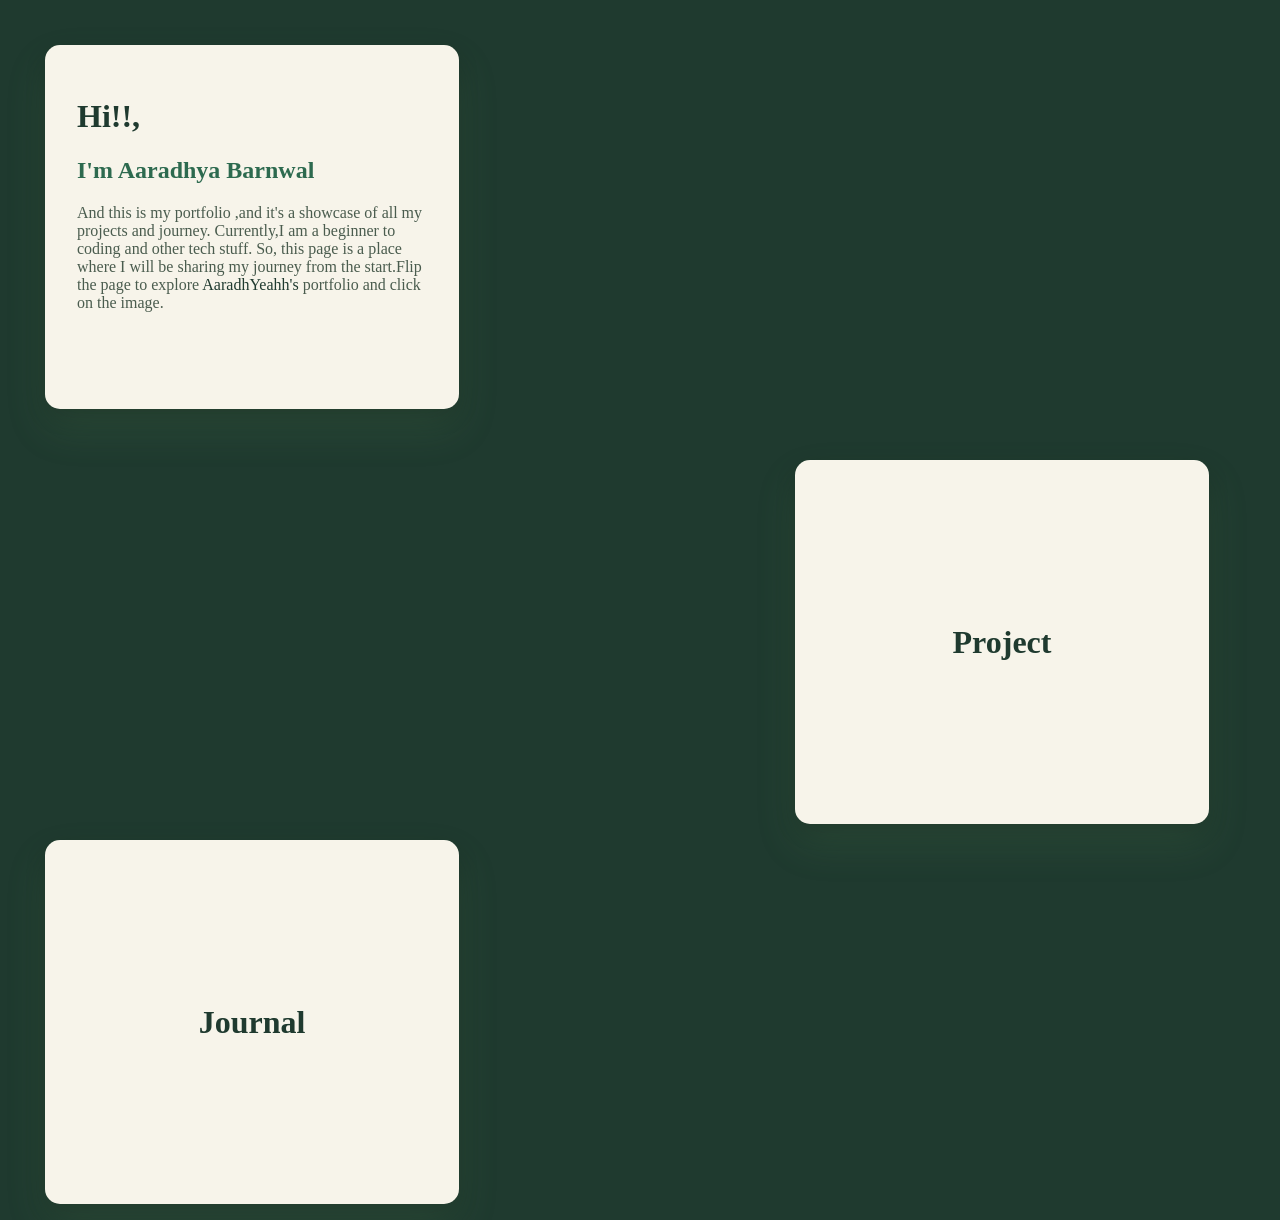
<file: index.html>
<!DOCTYPE html>
<html lang="en">
<head>
    <link rel="stylesheet" href="style.css">
    <meta charset="UTF-8">
    <meta name="viewport" content="width=device-width, initial-scale=1.0">
    <title>Portfolio</title>
</head>
<body>


    <div class="cards">
         <div class="head-card">
    <div class="card-inner">

        <div class="front-card">
            <h1 class="hi">Hi!!,</h1>
            <h2>I'm Aaradhya <span class="spann">Barnwal</span></h2>

        <p>
            And this is my portfolio ,and it's a showcase of all my projects and journey. 
            Currently,I am a beginner to coding and other tech stuff. So, this page is a 
            place where I will be sharing my journey from the start.Flip the page to explore 
            <span class="aa">AaradhYeahh's</span> portfolio and click on the image.
        </p>

        </div>

        <div class="ptanhi">
            <img src="assets/clover.png" alt="" class="green">
        </div>

    </div>
</div>


   <div class="nd-card">
    <div class="crd-inner">

        <div class="fr-card">
            
            <h1>Project</h1>

        </div>

        <div class="patanhi">
         <img src="assets/star.png" alt="" class="star">

        </div>

    </div>
</div>

    <div class="head-card">
    <div class="card-inner">

        <div class="fr-card">
            <h1>Journal</h1>
        </div>

        <div class="patanhi">
            <img src="assets/s-removebg-preview.png" alt="" class="st">
        </div>

    </div>
</div>

 </div>

    <script src="script.js"></script>
</body>
</html>
</file>
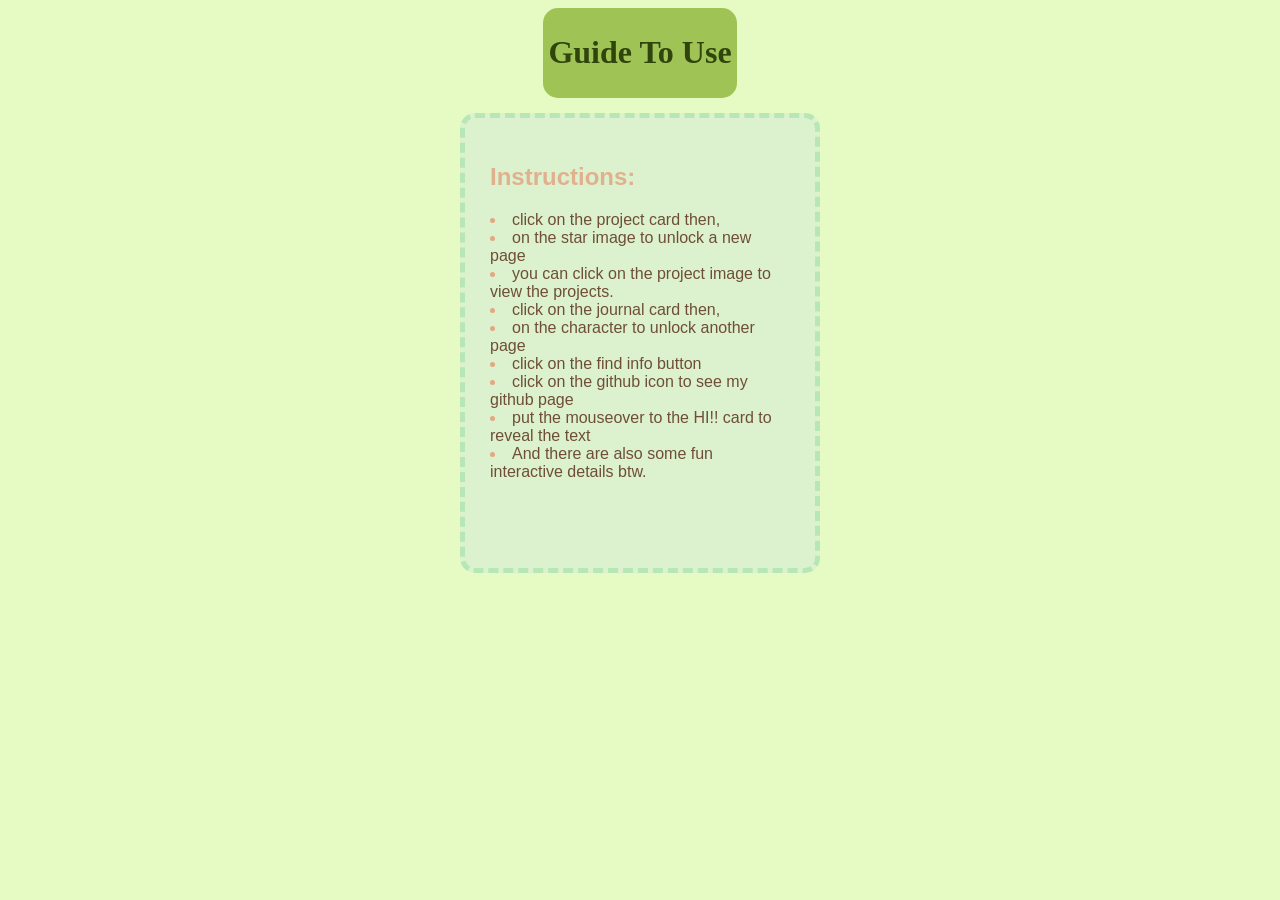
<file: guide.html>
<!DOCTYPE html>
<html lang="en">
<head>
    <meta charset="UTF-8">
    <meta name="viewport" content="width=device-width, initial-scale=1.0">
    <title>Document</title>
    <link rel="stylesheet" href="guide.css">
</head>
<body>
     <header>
        <h1>Guide To Use</h1>
     </header>
     <div class="inst">
        <h2>Instructions:</h2>
        <li>click on the project card then,</li>
        <li>on the star image to unlock a new page</li>
        <li>you can click on the project image to view the projects.</li>
        <li>click on the journal card then,</li>
        <li>on the character to unlock another page</li>
        <li>click on the find info button</li>
        <li>click on the github icon to see my github page</li>
        <li>put the mouseover to the HI!! card to reveal the text</li>
        <li>And there are also some fun interactive details btw.</li>
     </div>
</body>
</html>
</file>
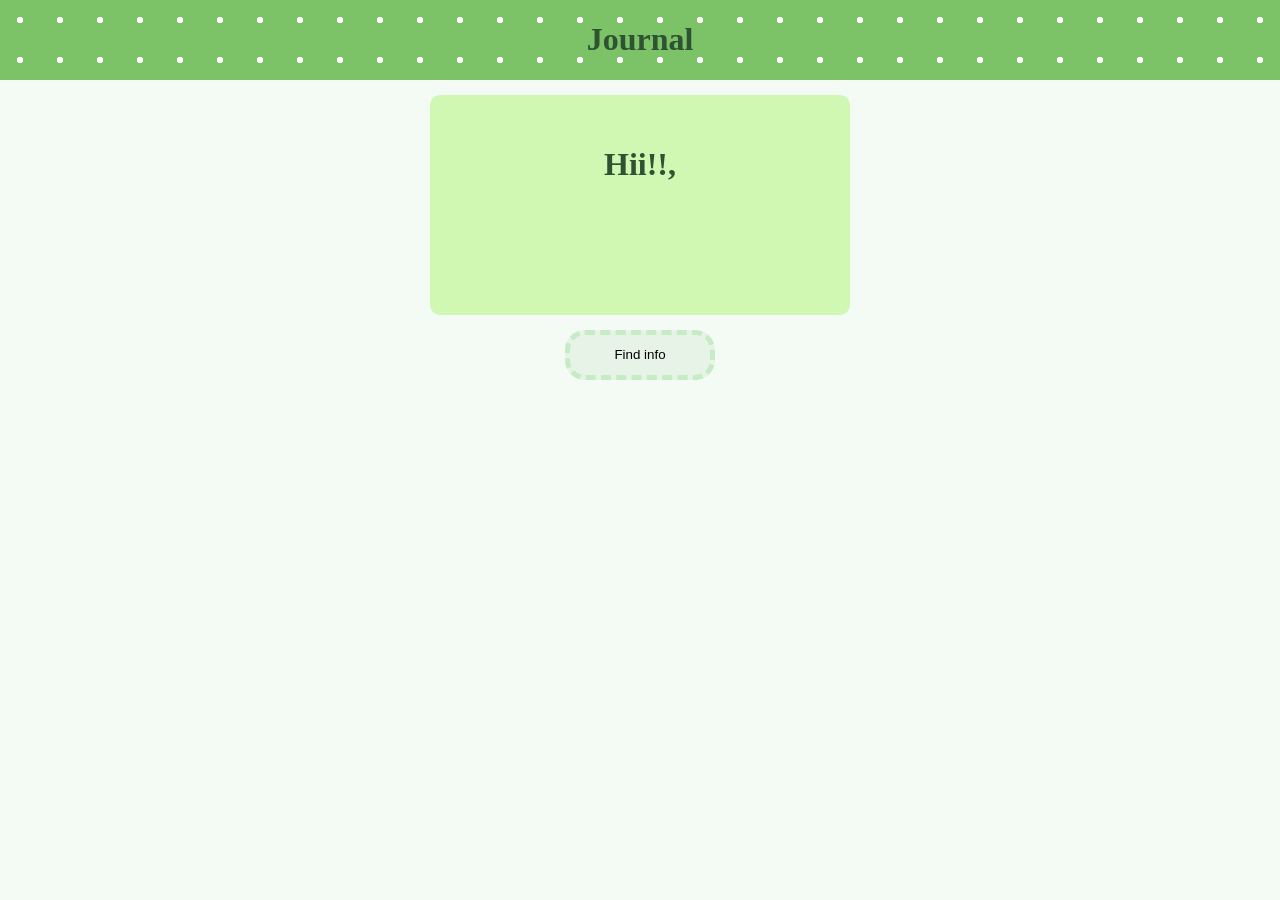
<file: journal.html>
<!DOCTYPE html>
<html lang="en">
<head>
    <meta charset="UTF-8">
    <meta name="viewport" content="width=device-width, initial-scale=1.0">
    <title>Journal</title>
    <link rel="stylesheet" href="journal.css">
</head>
<body>

    <header>
    <h1 class="h">Journal</h1>
    </header>
    
    <div class="circles">
        <a href="https://github.com/AaradhyaBarnwal">
        <div class="circle">
            <img src="assets/github-removebg-preview.png" alt="">
        </div>
        </a>
    </div>

    <div class="o">
    
    <div class="j">
        <h1>Hii!!,</h1>
       <p id="text">
    </p> 
    </div>
    <button class="button">Find info</button>
    </div>

    

    
    <script src="journal.js"></script>
</body>
</html>
</file>
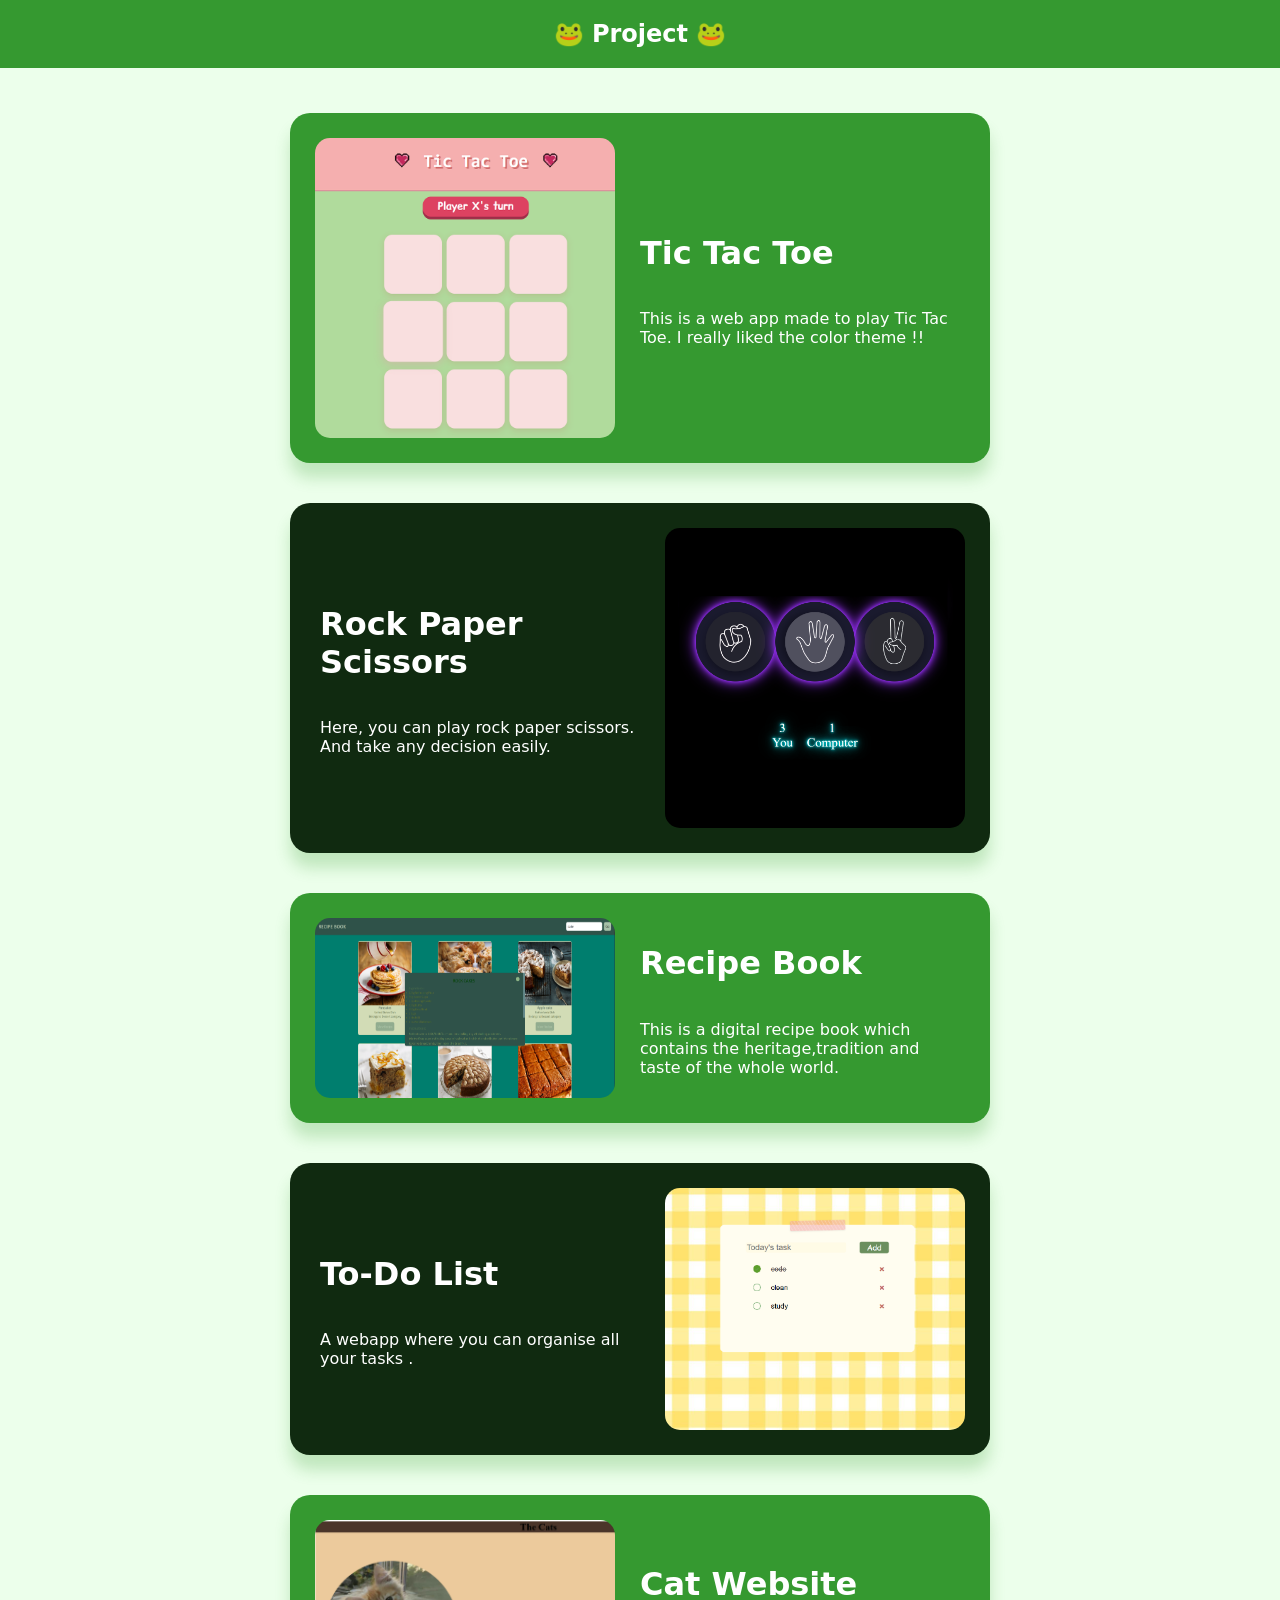
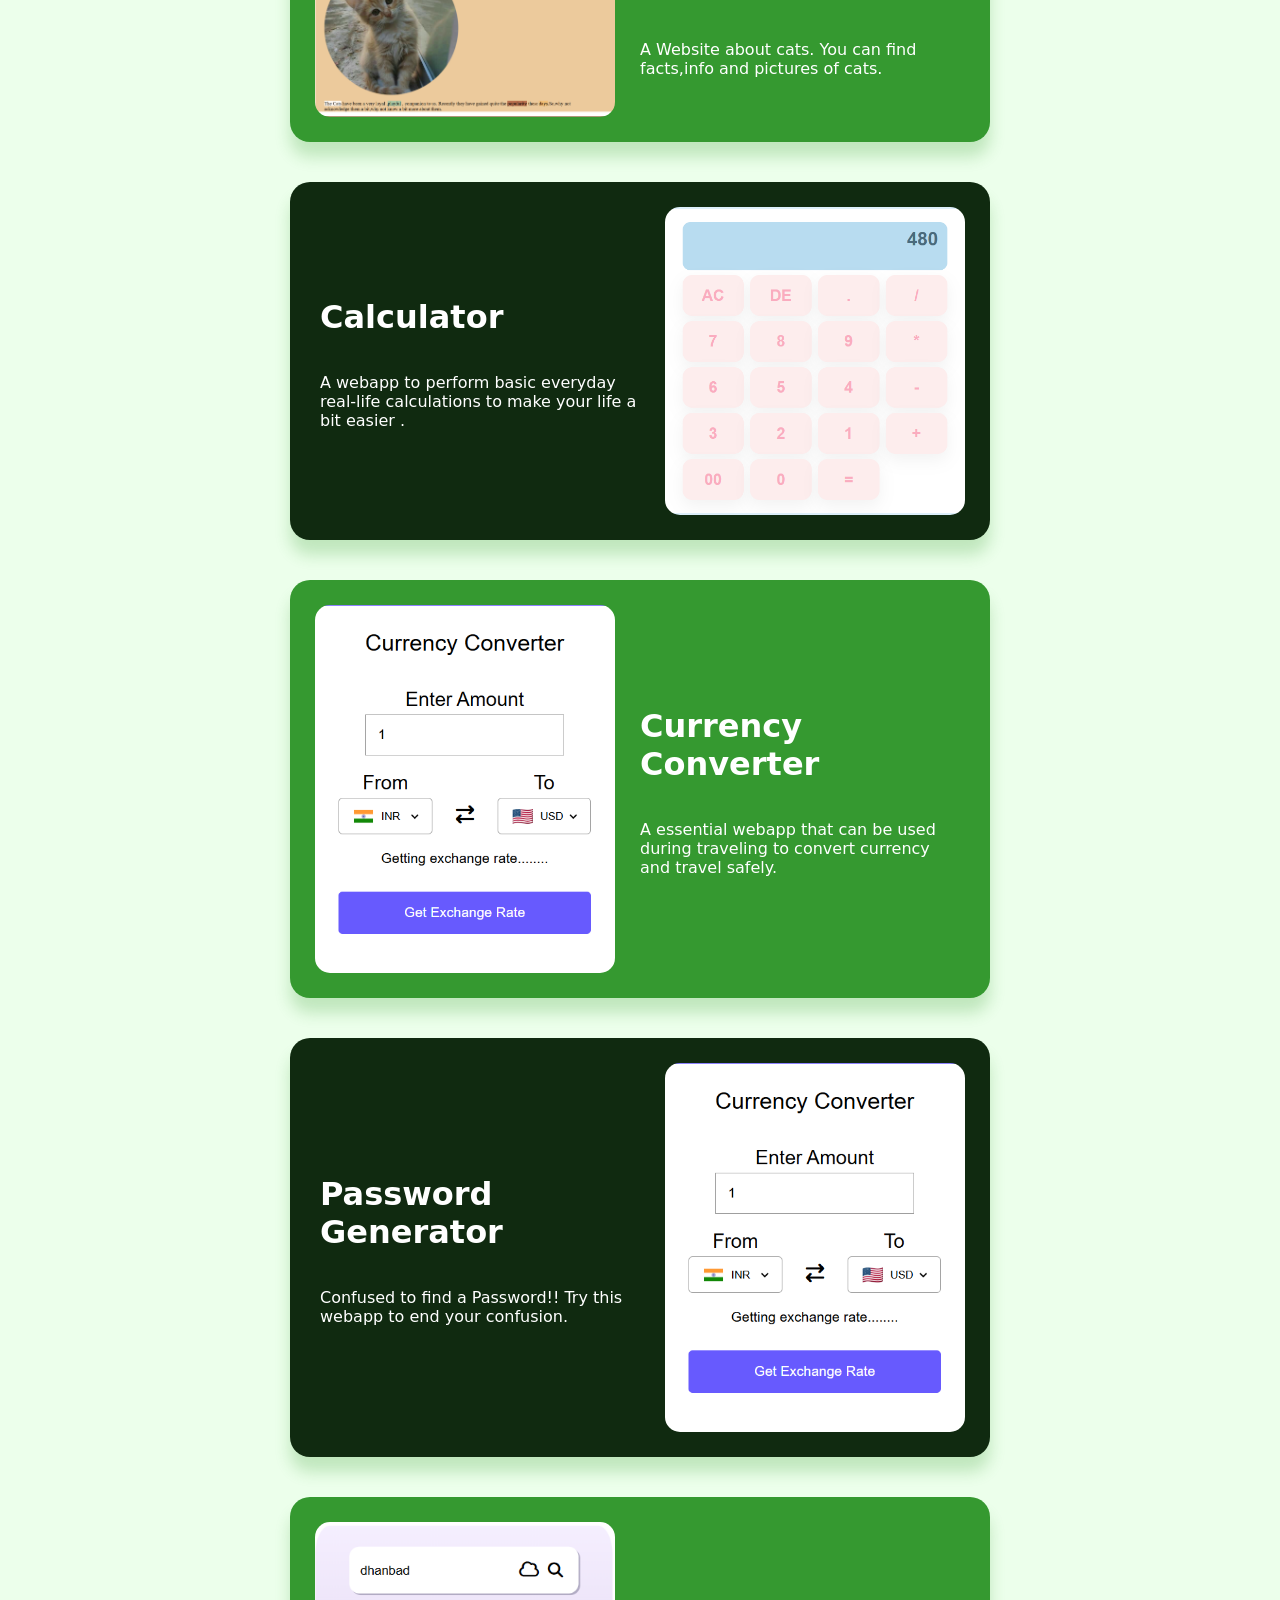
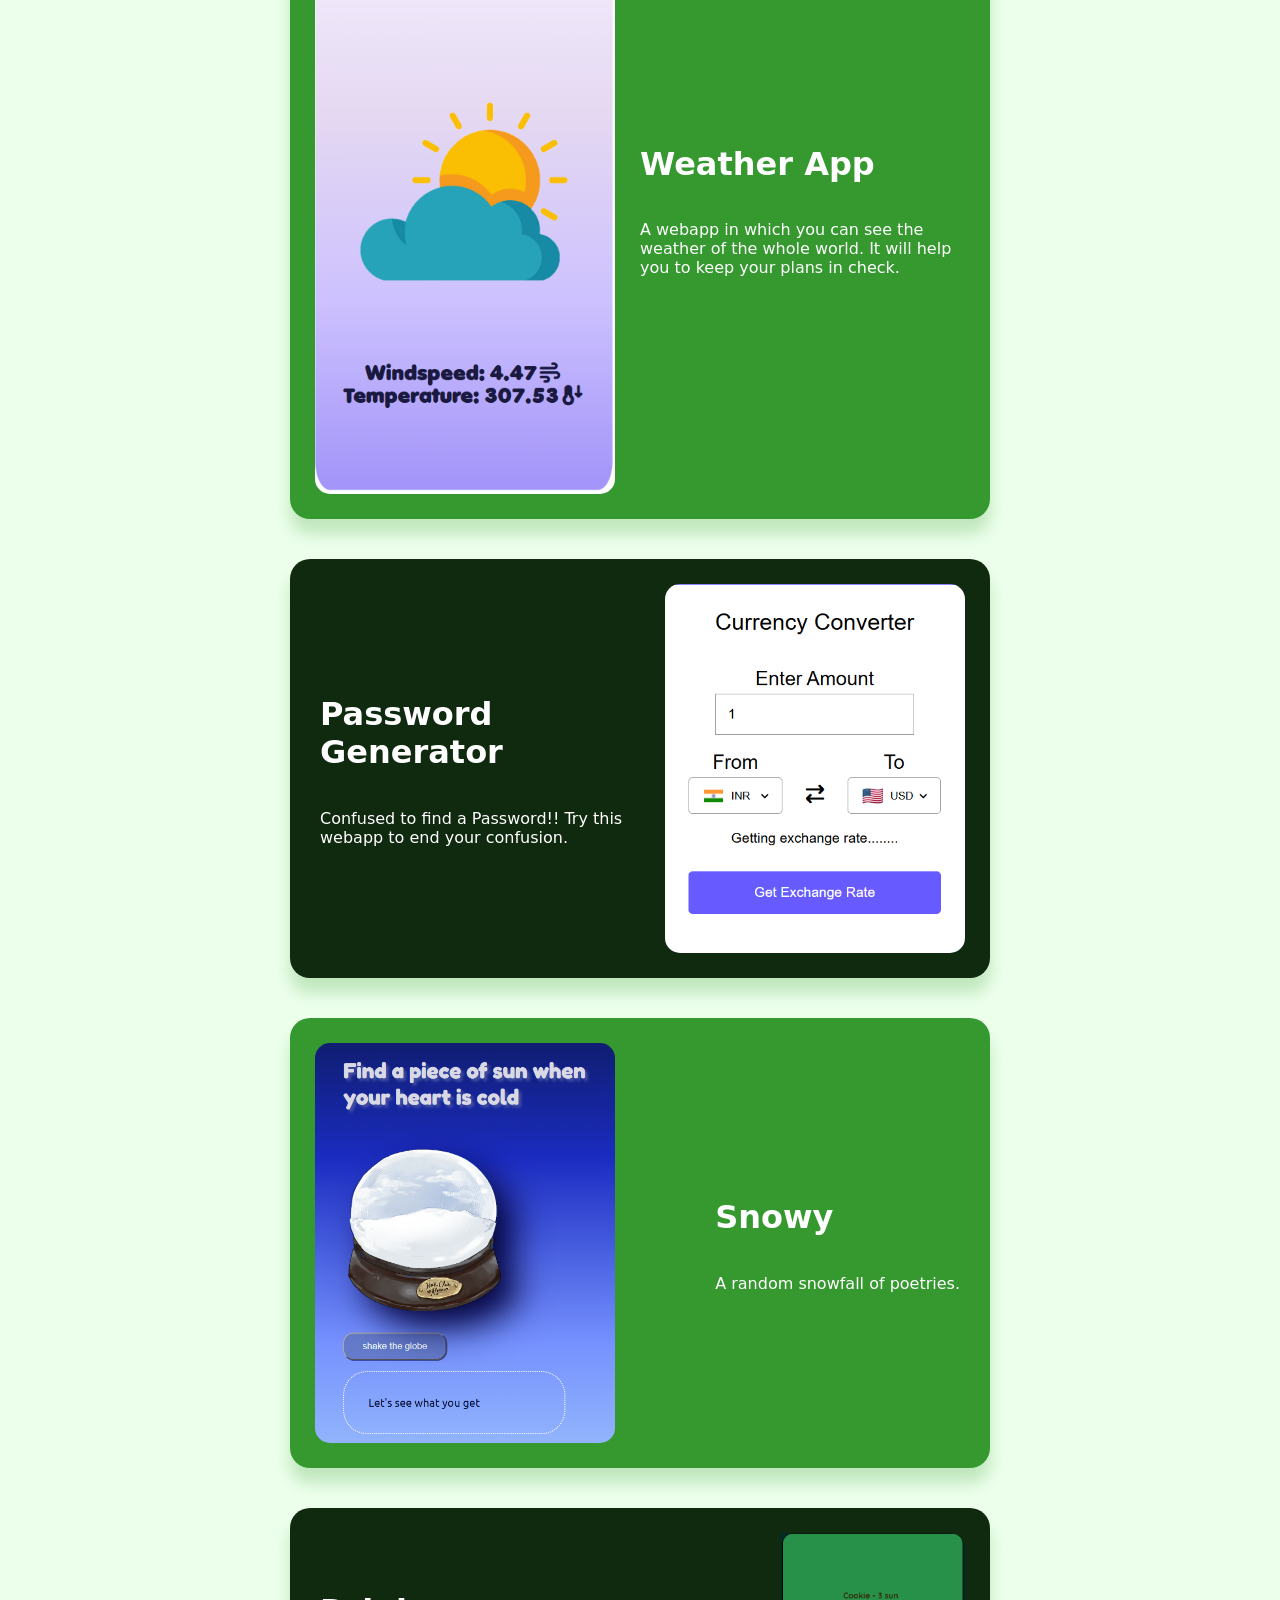
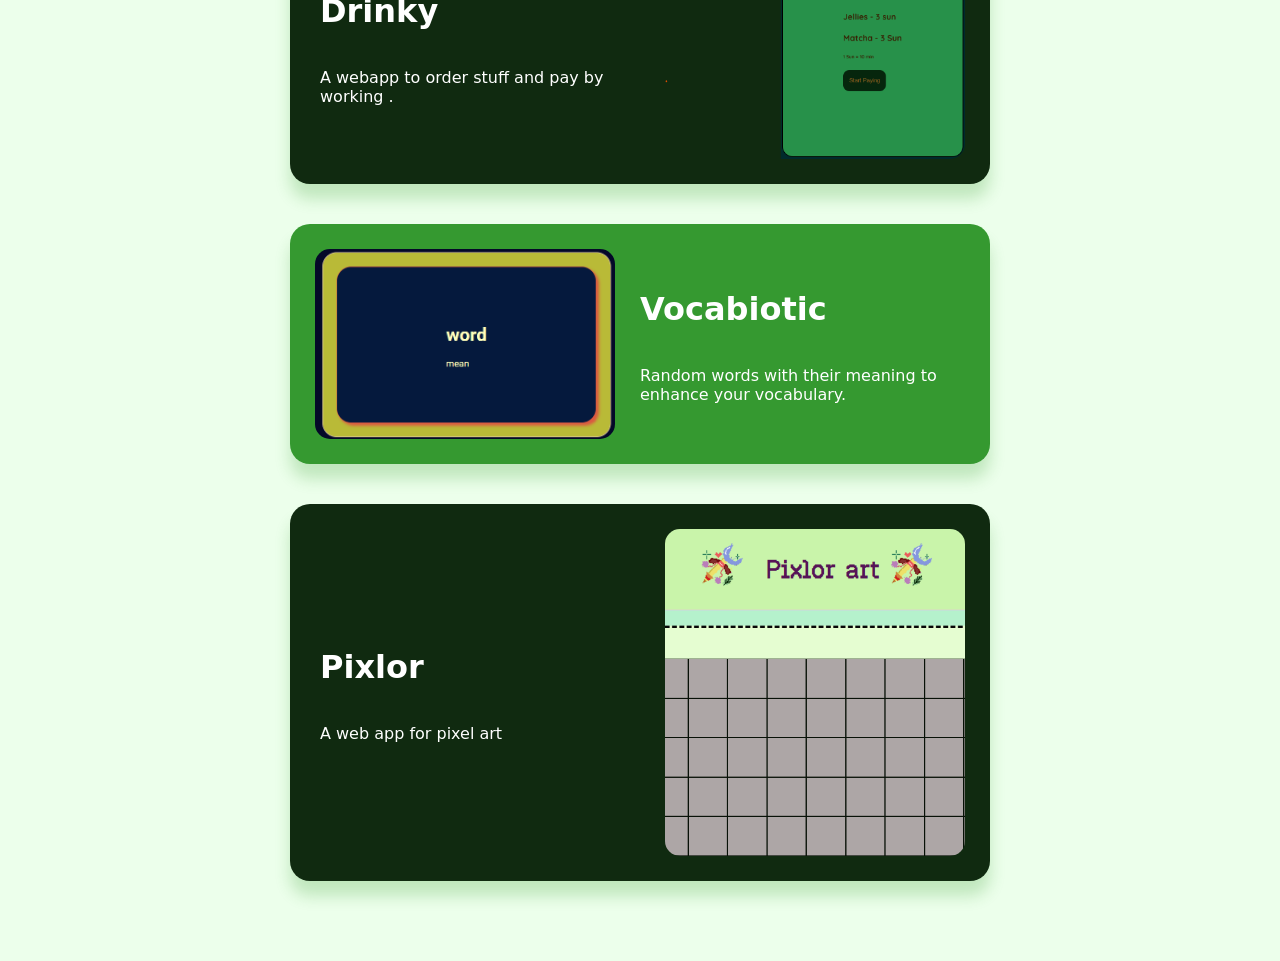
<file: project.html>
<!doctype html>
<html lang="en">
  <head>
    <meta charset="UTF-8" />
    <meta name="viewport" content="width=device-width, initial-scale=1.0" />
    <title>Projects</title>
    <link rel="preconnect" href="https://fonts.googleapis.com" />
    <link rel="preconnect" href="https://fonts.gstatic.com" crossorigin />
    <link rel="preconnect" href="https://fonts.googleapis.com" />
    <link rel="preconnect" href="https://fonts.gstatic.com" crossorigin />
    <link
      href="https://fonts.googleapis.com/css2?family=Bitcount+Single:wght@100..900&family=Chewy&family=Comic+Relief:wght@400;700&family=Fredoka:wght@300..700&family=Inter:ital,opsz,wght@0,14..32,100..900;1,14..32,100..900&family=Libre+Franklin:ital,wght@0,100..900;1,100..900&family=Roboto:ital,wght@0,100..900;1,100..900&family=Rokkitt:ital,wght@0,100..900;1,100..900&family=Sour+Gummy:ital,wght@0,100..900;1,100..900&family=Titillium+Web:ital,wght@0,200;0,300;0,400;0,600;0,700;0,900;1,200;1,300;1,400;1,600;1,700&family=Ubuntu:ital,wght@0,300;0,400;0,500;0,700;1,300;1,400;1,500;1,700&display=swap"
      rel="stylesheet"
    />
    <link rel="stylesheet" href="project.css" />
  </head>
  <body>
    <section class="header">
      <h1 class="bu">🐸 Project 🐸</h1>
    </section>
    <div class="projects-list">
      
      <a href="https://aaradhyabarnwal.github.io/Tic-Tac-Toe/">
        <div class="pCard ttt">
          <img src="assets/tictactoe.png" alt="" />
          <div class="pD">
            <h1>Tic Tac Toe</h1>
            <p>
              This is a web app made to play Tic Tac Toe. I really liked the
              color theme !!
            </p>
          </div>
        </div>
      </a>



      <a href="https://aaradhyabarnwal.github.io/stone-paper-scissors/">
        <div class="pCard rps">
          <div class="pD">
            <h1>Rock Paper Scissors</h1>
            <p>
              Here, you can play rock paper scissors. And take any decision
              easily.
            </p>
          </div>
          <img src="assets/rps.png" alt="" />
        </div>
      </a>

     <a href="https://aaradhyabarnwal.github.io/Recipe-Book/">
        <div class="pCard ttt">
          <img src="assets/Screenshot3.png" alt="" />
          <div class="pD">
            <h1>Recipe Book</h1>
            <p>
              This is a digital recipe book which contains the heritage,tradition and taste of the whole world. 
            </p>
          </div>
        </div>
      </a>

      <a href="https://github.com/AaradhyaBarnwal/To-do-List">
        <div class="pCard rps">
          <div class="pD">
            <h1>To-Do List</h1>
            <p>
              A webapp where you can organise all your tasks . 
            </p>
          </div>
          <img src="assets/Screenshot4.png" alt="" />
        </div>
      </a>

      <a href="https://aaradhyabarnwal.github.io/The-cats/">
        <div class="pCard ttt">
          <img src="assets/Screenshot5.png" alt="" />
          <div class="pD">
            <h1>Cat Website</h1>
            <p>
              A Website about cats. You can find facts,info and pictures of cats.
            </p>
          </div>
        </div>
      </a>
      
      <a href="https://aaradhyabarnwal.github.io/Calculator/">
        <div class="pCard rps">
          <div class="pD">
            <h1>Calculator</h1>
            <p>
              A webapp to perform basic everyday real-life calculations to make your life a bit easier .
            </p>
          </div>
          <img src="assets/Screenshot7.png" alt="" />
        </div>
      </a>

       <a href="https://github.com/AaradhyaBarnwal/Currency--Converter">
        <div class="pCard ttt">
          <img src="assets/Screenshot12.png" alt="" />
          <div class="pD">
            <h1>Currency Converter</h1>
            <p>
              A essential webapp that can be used during traveling to convert currency and travel safely.
            </p>
          </div>
        </div>
      </a> 

      <a href="https://aaradhyabarnwal.github.io/Password-generator/">
        <div class="pCard rps">
          <div class="pD">
            <h1>Password Generator</h1>
            <p>
              Confused to find a Password!! Try this webapp to end your confusion.
            </p>
          </div>
          <img src="assets/Screenshot12.png" alt="" />
        </div>
      </a>

      <a href="https://aaradhyabarnwal.github.io/Weather-App/">
        <div class="pCard ttt">
          <img src="assets/Screenshot8.png" alt="" />
          <div class="pD">
            <h1>Weather App</h1>
            <p>
              A webapp in which you can see the weather of the whole world. It will help
              you to keep your plans in check.
            </p>
          </div>
        </div>
      </a> 

      <a href="https://aaradhyabarnwal.github.io/Password-generator/">
        <div class="pCard rps">
          <div class="pD">
            <h1>Password Generator</h1>
            <p>
              Confused to find a Password!! Try this webapp to end your confusion.
            </p>
          </div>
          <img src="assets/Screenshot12.png" alt="" />
        </div>
      </a>

      <a href="https://aaradhyabarnwal.github.io/Snowy/">
        <div class="pCard ttt">
          <img src="assets/Snowy.png" alt="" />
          <div class="pD">
            <h1>Snowy</h1>
            <p>
              A random snowfall of poetries.
            </p>
          </div>
        </div>
      </a> 

      <a href="https://aaradhyabarnwal.github.io/Drinky/">
        <div class="pCard rps">
          <div class="pD">
            <h1>Drinky</h1>
            <p>
              A webapp to order stuff and pay by working .
            </p>
          </div>
          <img src="assets/drinky1.png" alt="" />
        </div>
      </a>

       <a href="https://aaradhyabarnwal.github.io/Vocabiotic/">
        <div class="pCard ttt">
          <img src="assets/vocab.png" alt="" />
          <div class="pD">
            <h1>Vocabiotic</h1>
            <p>
              Random words with their meaning to enhance your vocabulary.
            </p>
          </div>
        </div>
      </a> 

      <a href="https://aaradhyabarnwal.github.io/Pixel-art-Pad/">
        <div class="pCard rps">
          <div class="pD">
            <h1>Pixlor</h1>
            <p>
              A web app for pixel art
            </p>
          </div>
          <img src="assets/pixel.png" alt="" />
        </div>
      </a>

    </div>

  </body>
</html>
</file>
<file: style.css>
body{
    background-color: #1F3A2F;
    margin: 15px;
    padding: 15px;
}

.front-card{
    position: absolute;
    max-height: 90vh;
    background-color: #F7F4EA;
    padding: 2rem;
    border: none;
    color: #1F3A2F;
    font-family: cursive;
    border-radius: 15px;
    box-shadow:
        0 8px 20px rgba(0,0,0,0.15),
        0 20px 40px rgba(107,163,104,0.15);
    transform: rotateY(0deg);
    backface-visibility: hidden;
    width: 100%;
    height: 100%;
    top: 0;
    left: 0;
    margin-bottom: 30px;
}

.head-card{
    perspective: 1000px;
    width: 350px;
    height: 300px;
    margin-bottom: 35px;
}

.card-inner{
    transition: transform 0.8s ease-in-out;
    transform-style: preserve-3d;
    position: relative;
    width: 100%;
    height: 100%;
}

.head-card:hover{
    box-shadow:
        0 12px 25px rgba(0,0,0,0.2),
        0 25px 50px rgba(107,163,104,0.2);
}
   
p{
    color: #4A5C4E;
}

h2{
    color: #2D6A4F;
}

.click-me{
    background-color: #6BA368;
    color: white;
    padding: 3px;
    border-radius: 5px;
    border: none;
    font-family: cursive;
    height: 35px;
    width: 70px;
    font-size: medium;
}

.click-me:hover{
    background-color: #5A8E57;
}

.click-me:active{
    animation: big 0.2s ease;
}

.spann{
    display: inline-block;
}

.spann:hover{
    animation: span 5s ;
}

@keyframes span{
    0%{
        transform: rotate(0deg);
    }
    15%{
        transform: rotate(90deg);
    }
    30%{
        transform: rotate(120deg);
    }
}

@keyframes big{
    from{
        transform: scale(1);
    }
    to{
        transform: scale(1.2);
    }
}

.green{
    border-radius: 15px;
    height: 200px;
    width: 150px;
}

.ptanhi{
    display: flex;
    align-items: center;
    justify-content: center;
    background-color: #F7F4EA;
    max-height: 90vh;
    transition: transform 0.8s ease-in-out;
    transform: rotateY(180deg);
    border-radius: 25px;
    transform: rotateY(180deg);
    backface-visibility: hidden;
    width: 100%;
    height: 100%;
    position: absolute;
}

.head-card:hover .card-inner{
    transform: rotateY(180deg);
}

.fr-card{
    justify-content: center;
    align-items: center;
    display: flex;
    position: absolute;
    max-height: 90vh;
    background-color: #F7F4EA;
    padding: 2rem;
    border: none;
    color: #1F3A2F;
    font-family: cursive;
    border-radius: 15px;
    box-shadow:
        0 8px 20px rgba(0,0,0,0.15),
        0 20px 40px rgba(107,163,104,0.15);
    transform: rotateY(0deg);
    backface-visibility: hidden;
    width: 100%;
    height: 100%;
    top: 0;
    left: 0;
}

.nd-card{
    perspective: 1000px;
    width: 350px;
    height: 300px;
    margin-left: 750px;
}

.nd-card:hover .crd-inner{
    transform: rotateY(180deg);
}

.patanhi{
    display: flex;
    align-items: center;
    justify-content: center;
    background-color: #F7F4EA;
    max-height: 90vh;
    transition: transform 0.8s ease-in-out;
    transform: rotateY(180deg);
    border-radius: 25px;
    transform: rotateY(180deg);
    backface-visibility: hidden;
    width: 100%;
    height: 100%;
    position: absolute;

}

.crd-inner{
    transition: transform 0.8s ease-in-out;
    transform-style: preserve-3d;
    position: relative;
    width: 100%;
    height: 100%;
}

.cards{
    padding: 15px;
    display: flex;
    flex-direction: column;
    gap: 80px;
}

.st{
    border-radius: 15px;
    height: 350px;
    width: 300px;   
}

.aa{
    color: #1F3A2F;
}
</file>
<file: guide.css>
body{
    background-color: #e6fbc3;
    display: flex;
    flex-direction: column;
}

header{
    align-self: center;
    justify-self: center;
    background-color: #a0c356;
    color: #2f450c;
    font-family: cursive;
    padding: 5px;
    border-radius: 15px;
}

header:hover{
    text-shadow: 10px 10px 10px #99bd60;
}

.inst{
    background-color:  #d3e7d97d;
    border-radius: 15px;
    padding: 25px;
    height: 400px;
    width: 300px;
    align-self: center;
    justify-content: center;
    border: 5px dashed rgba(157, 225, 165, 0.585);
    margin: 15px;
}

.inst li{
    color: #6F4E37;
    font-family: 'Segoe UI', Tahoma, Geneva, Verdana, sans-serif;
}

.inst h2{
    color: #e1b18f;
    font-family: 'Lucida Sans', 'Lucida Sans Regular', 'Lucida Grande', 'Lucida Sans Unicode', Geneva, Verdana, sans-serif;
}

li::marker{
    color: #e3a782;
}
</file>
<file: journal.css>
body{
    background-color: #F4FBF4;
    margin: 0;
   
}


h1{
    color: #2F5233;
    font-family: cursive;
}

header{
    background-color: #7bc366;
    display: flex;
    justify-content: center;
    align-items: center;
     background-image: radial-gradient(
        white 3px,
        transparent 3px
    );
    background-size: 40px 40px;
    background-position: 0 0 ,25px 25px;
}


.o{
    display: grid;
    justify-content: center;
    align-items: center;
}

.j{
    width: 400px;
    height: 200px;
    background-color: #d0f8b3;
    border-radius: 10px;
    display: grid;
    justify-content: space-evenly;
    align-items: center;
    flex-direction: column;
    gap: 10px;
    margin: 15px;
    padding: 10px;
}



.j h1{
    color: #2F5233;
    align-self: center;
    justify-self: center;
}
    
.j p{
    font-family: 'Courier New', Courier, monospace;
}

button{
    align-self: baseline;
    justify-self: center;
    border: 5px dashed rgb(197, 236, 197);
    background-color: rgb(231, 243, 231);
    width: 150px;
    height: 50px;
    border-radius: 20px;
}

.l{
    animation: shake 5s  linear;
}

@keyframes shake {
  0% { transform: translate(1px, 1px) rotate(0deg); }
  10% { transform: translate(-1px, -2px) rotate(-1deg); }
  20% { transform: translate(-3px, 0px) rotate(1deg); }
  30% { transform: translate(3px, 2px) rotate(0deg); }
  40% { transform: translate(1px, -1px) rotate(1deg); }
  50% { transform: translate(-1px, 2px) rotate(-1deg); }
  60% { transform: translate(-3px, 1px) rotate(0deg); }
  70% { transform: translate(3px, 1px) rotate(-1deg); }
  80% { transform: translate(-1px, -1px) rotate(1deg); }
  90% { transform: translate(1px, 2px) rotate(0deg); }
  100% { transform: translate(1px, -2px) rotate(-1deg); }
}

.circle{
    border-radius: 50%;
    width: 150px;
    height: 150px;
    justify-content: center;
    align-items: center;
}

.circles{
    display: none;
    justify-content: center;
    align-items: center;
    gap: 20px;
    margin: 10px;
}

.m{
    animation: move 5s linear;
}

@keyframes move {
    from { transform: translateY(0); }
    to { transform: translateY(500px); }
}

img{
    width: 150px;
    align-self: center;
    justify-self: center;
}
</file>
<file: project.css>
*, *::before, *::after {
  box-sizing: border-box;
}
body{
    margin: 0;
    background-color: rgb(236 255 235);
  font-family: "Chewy", system-ui;
  color: rgb(255, 255, 255);
  padding-bottom: 60px;
}

.header{
    margin-bottom: 25px;
    display: flex;
    justify-content: center;
    gap: 25px;
    background-color: rgb(53, 153, 48);
      font-weight: 900;
      width: 100%;

}
.projects-list{
    display: flex;
    flex-direction: column;
    align-items: center;

    padding: 20px;
    gap: 40px;
}
.projects-list a{
    text-decoration:none;
    color:inherit;
    display: block;
    width: 100%;
    max-width: 700px;
}

.pCard{
    display: flex;
    gap: 20px;
    justify-content:space-between;

    flex-direction: row;

    margin: 0 auto;
    background-color: rgb(53, 153, 48);
    padding: 25px;

    border-radius: 20px;

    box-shadow: 0 15px 15px rgba(53, 153, 48, 0.24);

    width: 100%;
}
img{
    max-width:300px;
    width: 100%;
    height: auto;
    
    border-radius: 15px;
}
.pD{
    display: flex;
    flex-direction: column;
    justify-content: center;

    margin: 5px;

}

.rps{
    background-color: #102a10 ;
}

@media (max-width:700px) {

    .pCard{
        flex-direction: column;
        align-items: center;

    }
    .rps{
        flex-direction: column-reverse;
    }
    .ps{
        flex-direction: column-reverse;
    }
    .pD{
        align-items: center;
        width: 300px;
        max-width: 100%;
    }
    
}
</file>
